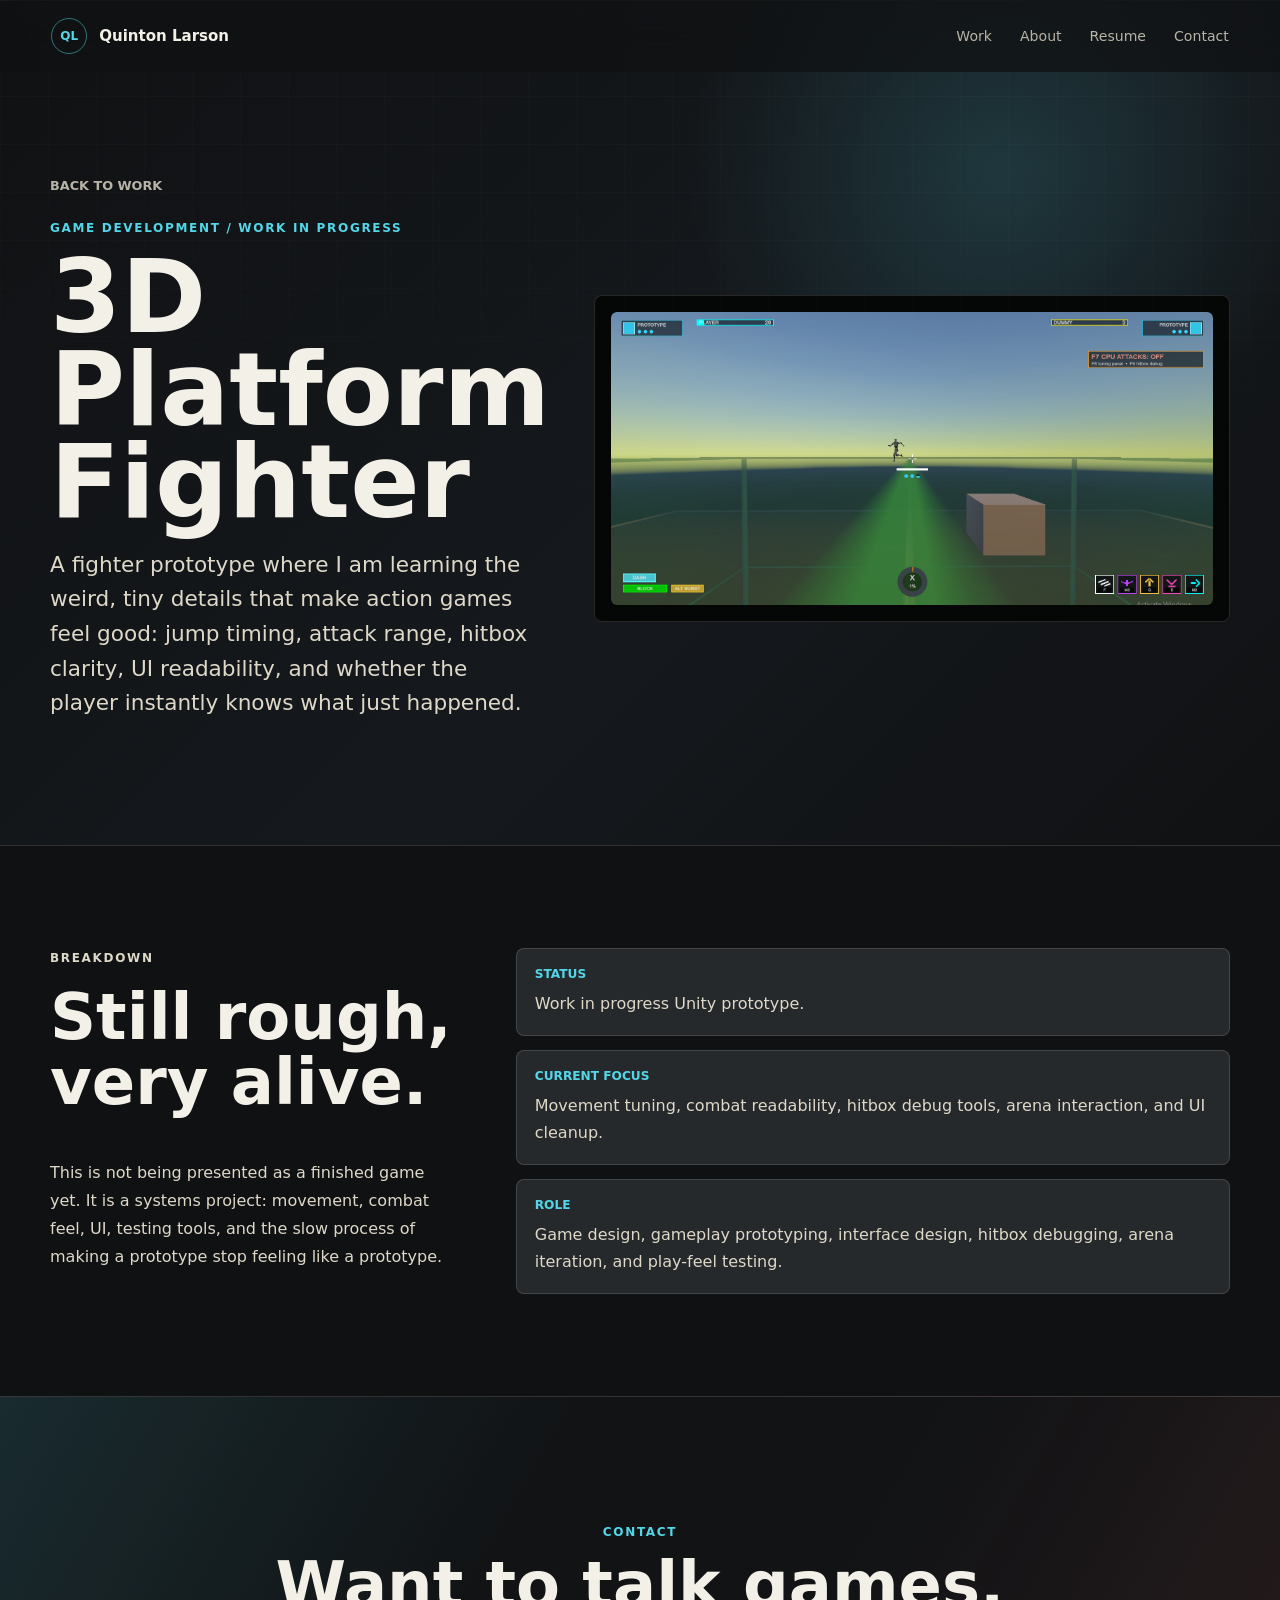
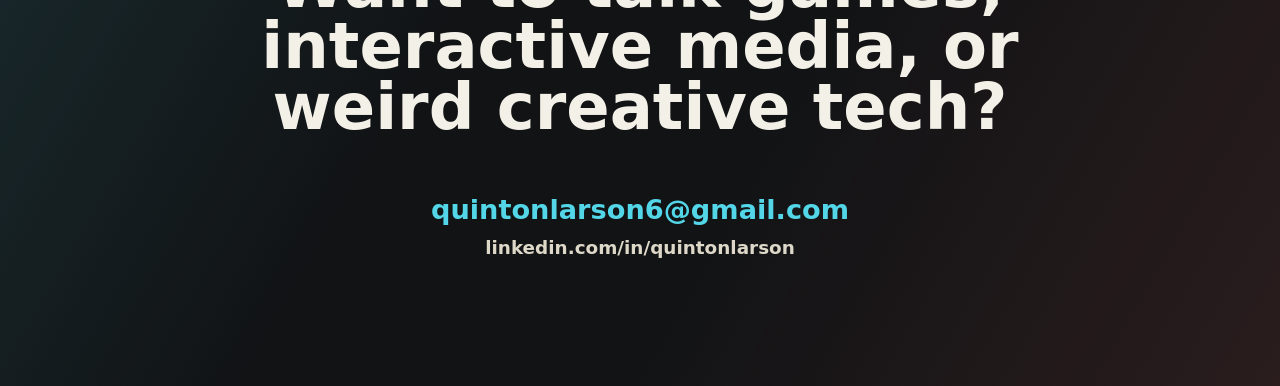
<file: platform-fighter.html>
<!doctype html>
<html lang="en">
  <head>
    <meta charset="utf-8" />
    <meta name="viewport" content="width=device-width, initial-scale=1" />
    <title>3D Platform Fighter | Quinton Larson</title>
    <meta
      name="description"
      content="A work-in-progress 3D platform fighter prototype by Quinton Larson, built around movement, combat feel, hitboxes, UI, and arena readability."
    />
    <meta name="theme-color" content="#101113" />
    <meta property="og:title" content="3D Platform Fighter | Quinton Larson" />
    <meta property="og:description" content="Movement, combat feel, UI, hitbox debugging, and arena iteration in a work-in-progress Unity fighter prototype." />
    <meta property="og:type" content="website" />
    <meta property="og:image" content="assets/platform-fighter-screenshot.png" />
    <link rel="stylesheet" href="styles.css" />
  </head>
  <body>
    <header class="site-header" data-header>
      <a class="brand" href="index.html#top" aria-label="Quinton Larson home">
        <span class="brand-mark">QL</span>
        <span>Quinton Larson</span>
      </a>
      <nav class="nav" aria-label="Primary navigation">
        <a href="index.html#work">Work</a>
        <a href="index.html#profile">About</a>
        <a href="assets/quinton-larson-resume.pdf" target="_blank" rel="noreferrer">Resume</a>
        <a href="index.html#contact">Contact</a>
      </nav>
    </header>

    <main id="top">
      <section class="case-page-hero section-band" aria-labelledby="platform-fighter-title">
        <div class="section-inner case-page-grid">
          <div>
            <a class="back-link" href="index.html#work">Back to work</a>
            <p class="eyebrow">Game Development / Work in Progress</p>
            <h1 id="platform-fighter-title">3D Platform Fighter</h1>
            <p class="hero-copy">
              A fighter prototype where I am learning the weird, tiny details that make action games feel good:
              jump timing, attack range, hitbox clarity, UI readability, and whether the player instantly knows
              what just happened.
            </p>
          </div>
          <div class="case-study-media">
            <img src="assets/platform-fighter-screenshot.png" alt="Work-in-progress 3D platform fighter prototype screenshot" />
          </div>
        </div>
      </section>

      <section class="section-band case-study-section" aria-labelledby="fighter-breakdown-title">
        <div class="section-inner case-study-grid">
          <div>
            <p class="eyebrow">Breakdown</p>
            <h2 id="fighter-breakdown-title">Still rough, very alive.</h2>
            <p>
              This is not being presented as a finished game yet. It is a systems project: movement, combat feel,
              UI, testing tools, and the slow process of making a prototype stop feeling like a prototype.
            </p>
          </div>
          <div class="detail-list case-page-details">
            <div>
              <span>Status</span>
              <p>Work in progress Unity prototype.</p>
            </div>
            <div>
              <span>Current Focus</span>
              <p>Movement tuning, combat readability, hitbox debug tools, arena interaction, and UI cleanup.</p>
            </div>
            <div>
              <span>Role</span>
              <p>Game design, gameplay prototyping, interface design, hitbox debugging, arena iteration, and play-feel testing.</p>
            </div>
          </div>
        </div>
      </section>

      <section class="contact-section" id="contact" aria-labelledby="contact-title">
        <div class="contact-inner">
          <p class="eyebrow">Contact</p>
          <h2 id="contact-title">Want to talk games, interactive media, or weird creative tech?</h2>
          <a class="contact-link" href="mailto:quintonlarson6@gmail.com">quintonlarson6@gmail.com</a>
          <a class="contact-link secondary" href="https://www.linkedin.com/in/quintonlarson/" target="_blank" rel="noreferrer">linkedin.com/in/quintonlarson</a>
        </div>
      </section>
    </main>

    <script src="script.js"></script>
  </body>
</html>
</file>
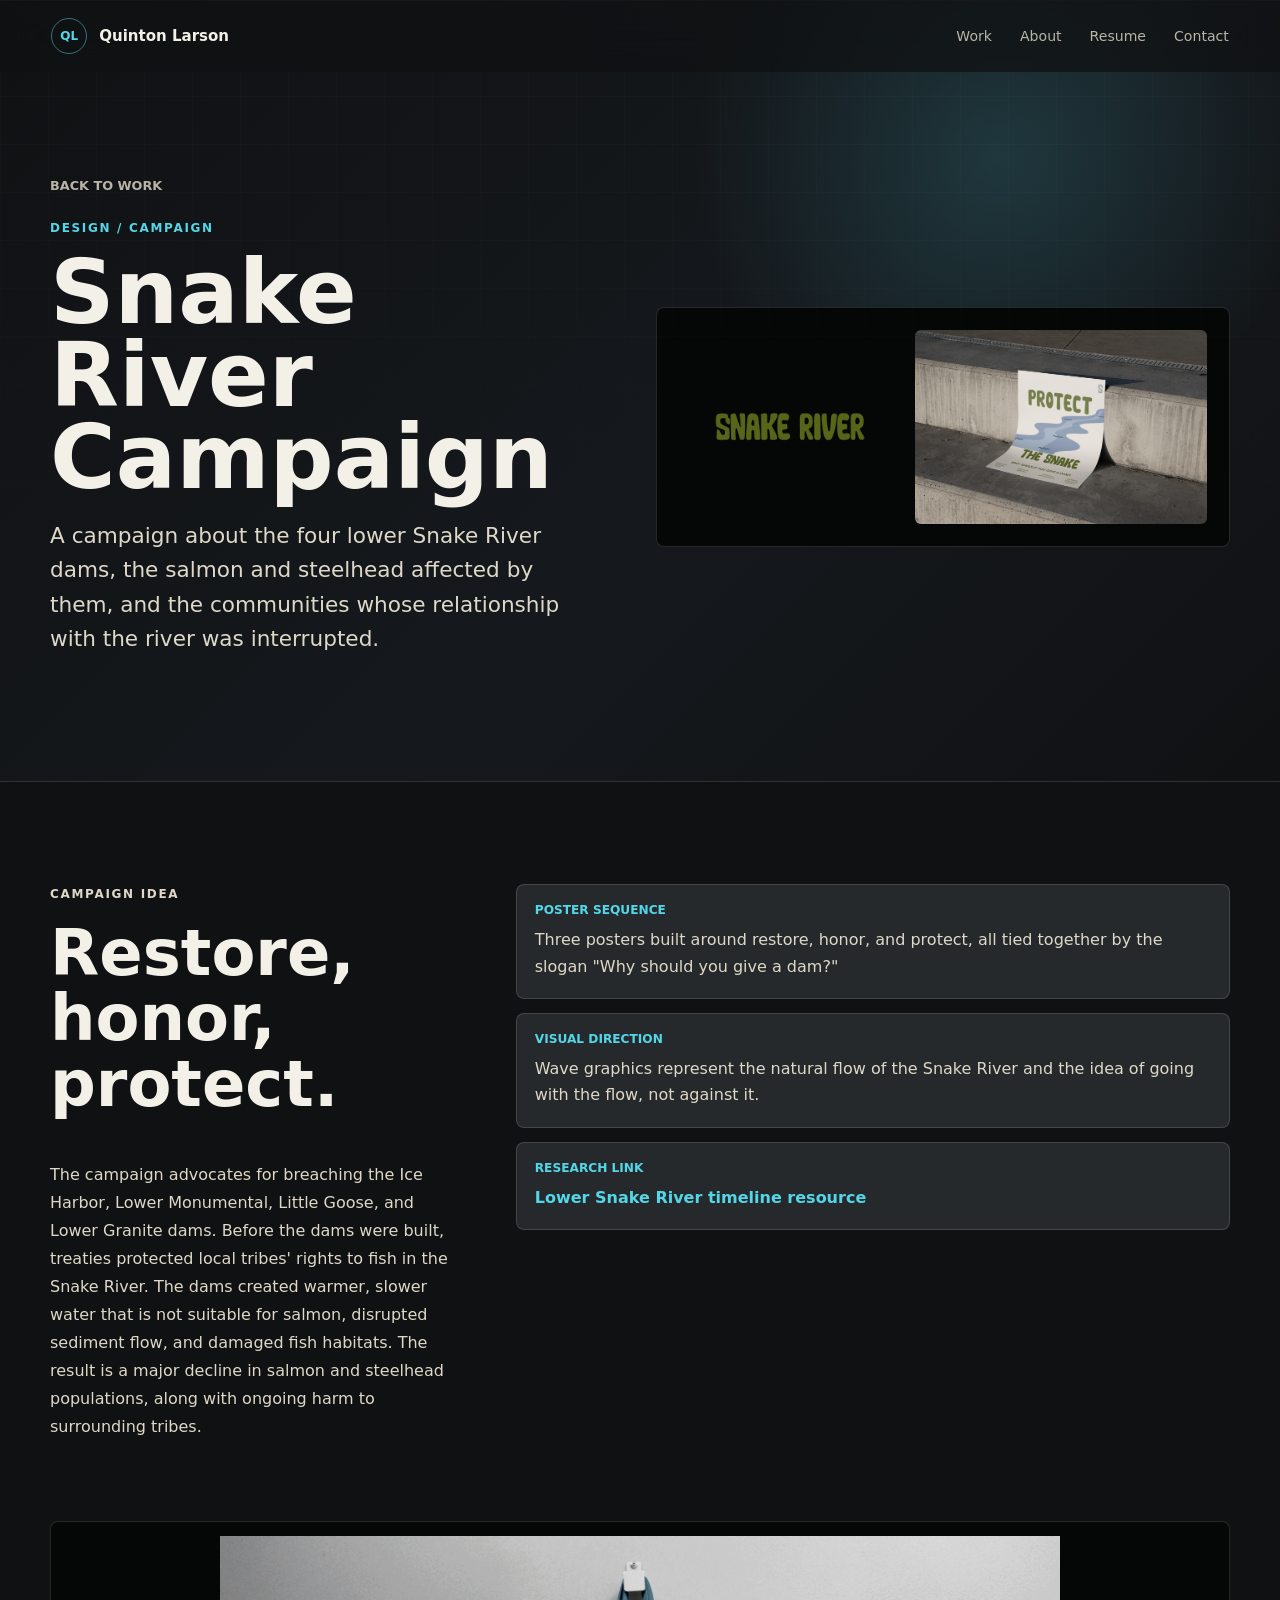
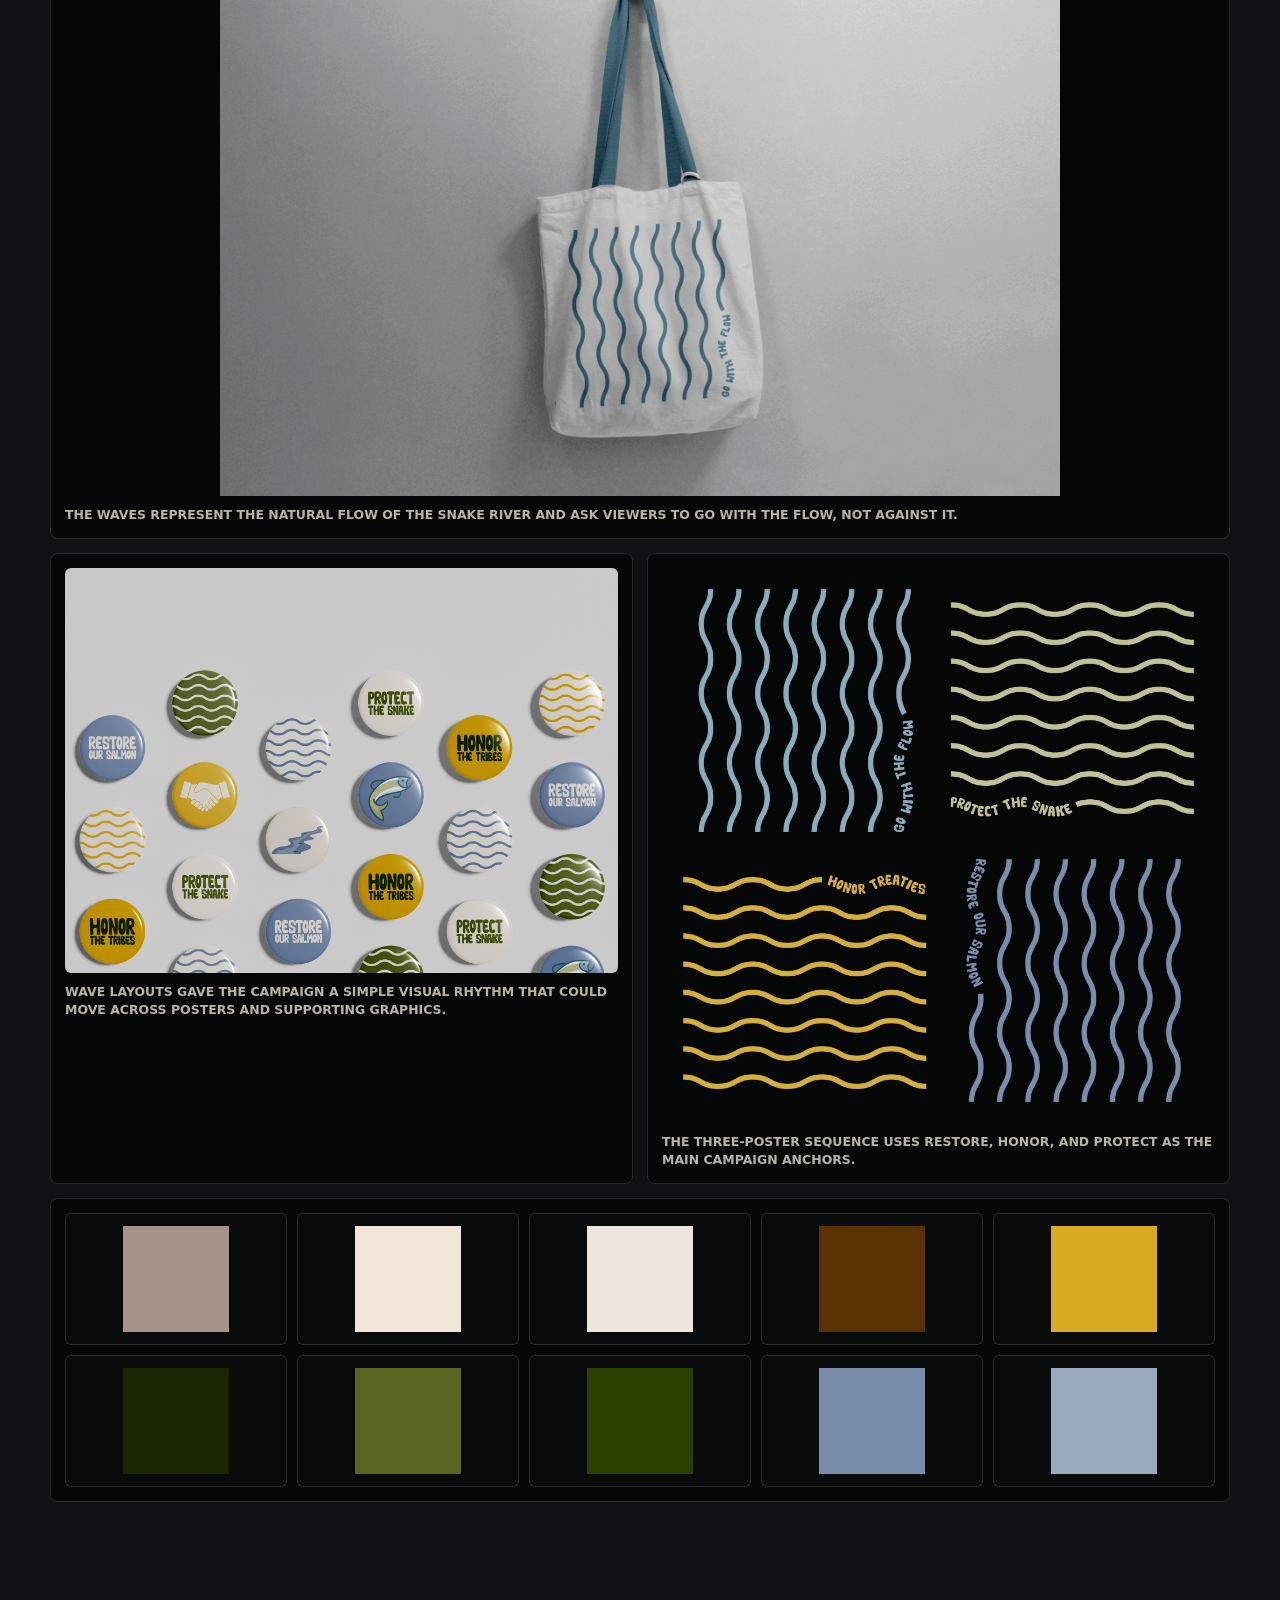
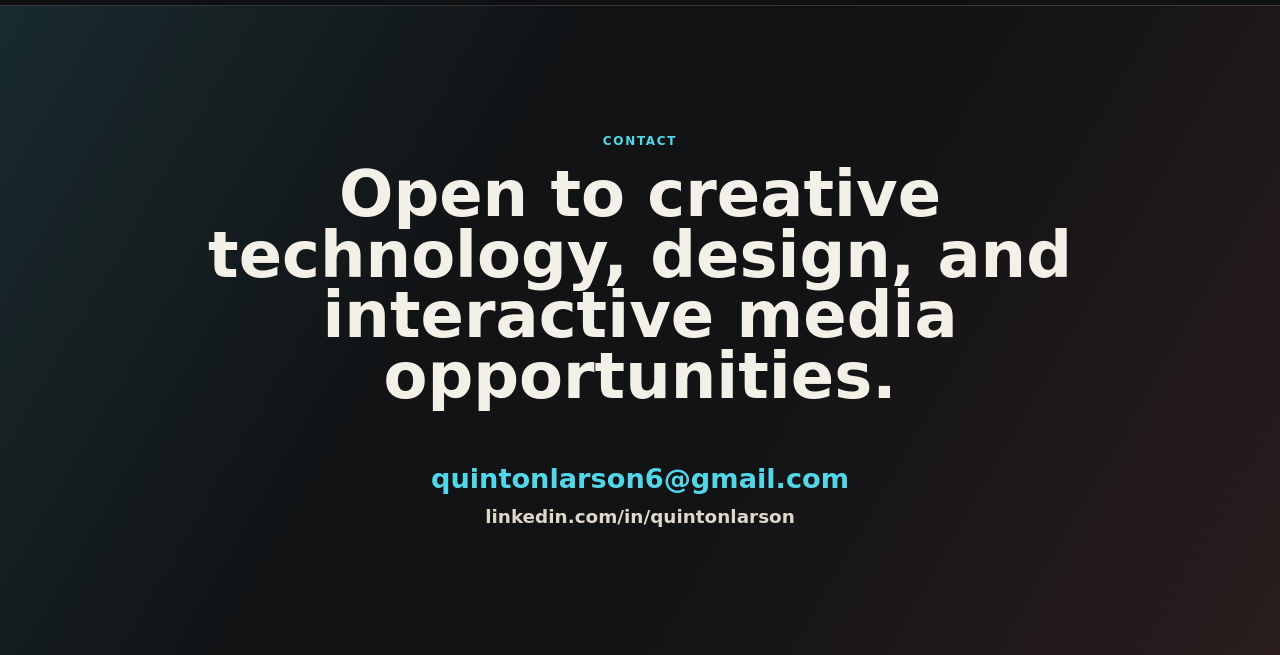
<file: snake-river.html>
<!doctype html>
<html lang="en">
  <head>
    <meta charset="utf-8" />
    <meta name="viewport" content="width=device-width, initial-scale=1" />
    <title>Snake River Campaign | Quinton Larson</title>
    <meta
      name="description"
      content="Snake River campaign case study by Quinton Larson, featuring poster design, campaign messaging, motion, color studies, and visual communication work."
    />
    <meta name="theme-color" content="#101113" />
    <meta property="og:title" content="Snake River Campaign | Quinton Larson" />
    <meta property="og:description" content="Campaign design work around the lower Snake River dams, salmon, wave graphics, poster sequences, and visual messaging." />
    <meta property="og:type" content="website" />
    <meta property="og:image" content="assets/snake-river-hero-wide.png" />
    <link rel="stylesheet" href="styles.css" />
  </head>
  <body>
    <header class="site-header" data-header>
      <a class="brand" href="index.html#top" aria-label="Quinton Larson home">
        <span class="brand-mark">QL</span>
        <span>Quinton Larson</span>
      </a>
      <nav class="nav" aria-label="Primary navigation">
        <a href="index.html#work">Work</a>
        <a href="index.html#profile">About</a>
        <a href="assets/quinton-larson-resume.pdf" target="_blank" rel="noreferrer">Resume</a>
        <a href="index.html#contact">Contact</a>
      </nav>
    </header>

    <main id="top">
      <section class="case-page-hero snake-page-hero section-band" aria-labelledby="snake-river-title">
        <div class="section-inner case-page-grid">
          <div>
            <a class="back-link" href="index.html#work">Back to work</a>
            <p class="eyebrow">Design / Campaign</p>
            <h1 id="snake-river-title">Snake River Campaign</h1>
            <p class="hero-copy">
              A campaign about the four lower Snake River dams, the salmon and steelhead affected by them, and
              the communities whose relationship with the river was interrupted.
            </p>
          </div>
          <div class="case-study-media split-media">
            <img src="assets/snake-river-hero-wide.png" alt="Snake River campaign title graphic" />
            <img src="assets/snake-river-poster-sequence.gif" alt="Animated Snake River poster sequence" />
          </div>
        </div>
      </section>

      <section class="section-band case-study-section" aria-labelledby="snake-river-breakdown-title">
        <div class="section-inner case-study-grid">
          <div>
            <p class="eyebrow">Campaign Idea</p>
            <h2 id="snake-river-breakdown-title">Restore, honor, protect.</h2>
            <p>
              The campaign advocates for breaching the Ice Harbor, Lower Monumental, Little Goose, and Lower Granite
              dams. Before the dams were built, treaties protected local tribes' rights to fish in the Snake River.
              The dams created warmer, slower water that is not suitable for salmon, disrupted sediment flow, and
              damaged fish habitats. The result is a major decline in salmon and steelhead populations, along with
              ongoing harm to surrounding tribes.
            </p>
          </div>
          <div class="detail-list case-page-details">
            <div>
              <span>Poster Sequence</span>
              <p>Three posters built around restore, honor, and protect, all tied together by the slogan "Why should you give a dam?"</p>
            </div>
            <div>
              <span>Visual Direction</span>
              <p>Wave graphics represent the natural flow of the Snake River and the idea of going with the flow, not against it.</p>
            </div>
            <div>
              <span>Research Link</span>
              <p><a href="https://www.columbiariverkeeper.org/wp-content/uploads/2025/05/2025-04-LSDR-timeline.pdf" target="_blank" rel="noreferrer">Lower Snake River timeline resource</a></p>
            </div>
          </div>

          <div class="campaign-gallery" aria-label="Additional Snake River campaign visuals">
            <figure class="campaign-feature">
              <img src="assets/snake-river-wave-motion.gif" alt="Animated wave graphic from the Snake River campaign" />
              <figcaption>The waves represent the natural flow of the Snake River and ask viewers to go with the flow, not against it.</figcaption>
            </figure>
            <figure>
              <img src="assets/snake-river-wave-layout.png" alt="Snake River campaign wave layout" />
              <figcaption>Wave layouts gave the campaign a simple visual rhythm that could move across posters and supporting graphics.</figcaption>
            </figure>
            <figure>
              <img src="assets/snake-river-process-layout.png" alt="Snake River campaign process and poster layout" />
              <figcaption>The three-poster sequence uses restore, honor, and protect as the main campaign anchors.</figcaption>
            </figure>
            <div class="campaign-mark-grid" aria-label="Campaign color and supporting mark set">
              <img src="assets/snake-river-color-01.png" alt="Snake River campaign color and mark study 1" />
              <img src="assets/snake-river-color-02.png" alt="Snake River campaign color and mark study 2" />
              <img src="assets/snake-river-color-03.png" alt="Snake River campaign color and mark study 3" />
              <img src="assets/snake-river-color-04.png" alt="Snake River campaign color and mark study 4" />
              <img src="assets/snake-river-color-05.png" alt="Snake River campaign color and mark study 5" />
              <img src="assets/snake-river-color-06.png" alt="Snake River campaign color and mark study 6" />
              <img src="assets/snake-river-color-07.png" alt="Snake River campaign color and mark study 7" />
              <img src="assets/snake-river-color-08.png" alt="Snake River campaign color and mark study 8" />
              <img src="assets/snake-river-color-09.png" alt="Snake River campaign color and mark study 9" />
              <img src="assets/snake-river-color-10.png" alt="Snake River campaign color and mark study 10" />
            </div>
          </div>
        </div>
      </section>

      <section class="contact-section" id="contact" aria-labelledby="contact-title">
        <div class="contact-inner">
          <p class="eyebrow">Contact</p>
          <h2 id="contact-title">Open to creative technology, design, and interactive media opportunities.</h2>
          <a class="contact-link" href="mailto:quintonlarson6@gmail.com">quintonlarson6@gmail.com</a>
          <a class="contact-link secondary" href="https://www.linkedin.com/in/quintonlarson/" target="_blank" rel="noreferrer">linkedin.com/in/quintonlarson</a>
        </div>
      </section>
    </main>

    <script src="script.js"></script>
  </body>
</html>
</file>
<file: styles.css>
:root {
  color-scheme: dark;
  --ink: #f3f0e8;
  --muted: #b8b4a7;
  --soft: #ded8c8;
  --bg: #101113;
  --panel: #181b1f;
  --line: rgba(243, 240, 232, 0.14);
  --cyan: #53d7e8;
  --red: #d45d54;
  --amber: #d6a24b;
  --green: #6fbf8f;
  --shadow: rgba(0, 0, 0, 0.42);
  font-family: Inter, ui-sans-serif, system-ui, -apple-system, BlinkMacSystemFont, "Segoe UI", sans-serif;
}

* {
  box-sizing: border-box;
}

html {
  scroll-behavior: smooth;
}

body {
  margin: 0;
  background: var(--bg);
  color: var(--ink);
}

body::before {
  content: "";
  position: fixed;
  inset: 0;
  pointer-events: none;
  background:
    linear-gradient(rgba(255, 255, 255, 0.025) 1px, transparent 1px),
    linear-gradient(90deg, rgba(255, 255, 255, 0.02) 1px, transparent 1px);
  background-size: 48px 48px;
  mask-image: linear-gradient(to bottom, black, transparent 72%);
  z-index: 10;
}

a {
  color: inherit;
  text-decoration: none;
}

img {
  display: block;
  max-width: 100%;
}

.site-header {
  position: fixed;
  top: 0;
  left: 0;
  right: 0;
  z-index: 20;
  display: flex;
  align-items: center;
  justify-content: space-between;
  gap: 24px;
  min-height: 72px;
  padding: 16px clamp(18px, 4vw, 56px);
  background: rgba(16, 17, 19, 0.72);
  border-bottom: 1px solid transparent;
  backdrop-filter: blur(18px);
  transition: border-color 180ms ease, background 180ms ease;
}

.site-header.is-scrolled {
  border-color: var(--line);
  background: rgba(16, 17, 19, 0.9);
}

.brand,
.nav {
  display: flex;
  align-items: center;
}

.brand {
  gap: 12px;
  color: var(--ink);
  font-size: 0.94rem;
  font-weight: 700;
}

.brand-mark {
  display: grid;
  place-items: center;
  width: 36px;
  height: 36px;
  border: 1px solid rgba(83, 215, 232, 0.5);
  border-radius: 50%;
  color: var(--cyan);
  font-size: 0.75rem;
}

.nav {
  gap: clamp(12px, 2.3vw, 28px);
  color: var(--muted);
  font-size: 0.88rem;
}

.nav a {
  transition: color 160ms ease;
}

.nav a:hover,
.nav a:focus-visible {
  color: var(--ink);
}

.hero {
  position: relative;
  min-height: 92vh;
  display: grid;
  grid-template-columns: minmax(0, 1fr);
  gap: clamp(28px, 5vw, 74px);
  align-items: end;
  padding: 120px clamp(18px, 5vw, 72px) 56px;
  overflow: hidden;
  background:
    radial-gradient(circle at 78% 24%, rgba(83, 215, 232, 0.16), transparent 25%),
    radial-gradient(circle at 18% 18%, rgba(214, 162, 75, 0.1), transparent 24%),
    linear-gradient(135deg, #101113, #171b1f 48%, #101113);
}

.hero-bg-image {
  position: absolute;
  inset: 0;
  width: 100%;
  height: 100%;
  object-fit: cover;
  object-position: 52% 18%;
  opacity: 0.34;
  filter: saturate(0.78) contrast(1.1);
  transform: scale(1.02);
}

.hero-overlay {
  position: absolute;
  inset: 0;
}

.hero-overlay {
  background:
    linear-gradient(90deg, rgba(16, 17, 19, 0.92), rgba(16, 17, 19, 0.68) 45%, rgba(16, 17, 19, 0.18)),
    linear-gradient(0deg, rgba(16, 17, 19, 0.88), transparent 62%),
    radial-gradient(circle at 76% 42%, rgba(83, 215, 232, 0.12), transparent 34%);
}

.hero-content {
  position: relative;
  z-index: 1;
  max-width: 860px;
}

.hero-portrait {
  position: relative;
  z-index: 1;
  align-self: center;
  justify-self: end;
  width: min(360px, 100%);
  aspect-ratio: 4 / 5;
  padding: 10px;
  border: 1px solid rgba(243, 240, 232, 0.16);
  border-radius: 8px;
  background:
    linear-gradient(145deg, rgba(243, 240, 232, 0.08), rgba(83, 215, 232, 0.07)),
    rgba(255, 255, 255, 0.02);
  box-shadow: 0 34px 90px rgba(0, 0, 0, 0.42);
}

.portrait-frame {
  display: grid;
  place-items: center;
  width: 100%;
  height: 100%;
  border-radius: 6px;
  background:
    linear-gradient(160deg, rgba(83, 215, 232, 0.12), transparent 35%),
    linear-gradient(340deg, rgba(212, 93, 84, 0.12), transparent 42%),
    #111315;
}

.portrait-frame img {
  width: 100%;
  height: 100%;
  object-fit: cover;
  object-position: 50% 45%;
  border-radius: 6px;
}

.eyebrow {
  margin: 0 0 16px;
  color: var(--cyan);
  font-size: 0.75rem;
  font-weight: 800;
  letter-spacing: 0.14em;
  text-transform: uppercase;
}

h1,
h2,
h3,
p {
  margin-top: 0;
}

h1 {
  margin-bottom: clamp(26px, 3vw, 38px);
  font-size: clamp(4.2rem, 13vw, 11.4rem);
  line-height: 0.9;
  letter-spacing: 0;
}

h2 {
  margin-bottom: 0;
  font-size: clamp(2rem, 5vw, 4.8rem);
  line-height: 0.95;
  letter-spacing: 0;
}

h3 {
  margin-bottom: 12px;
  font-size: clamp(1.22rem, 2vw, 1.65rem);
  line-height: 1.08;
}

.section-heading h2,
.contact-inner h2 {
  margin-bottom: clamp(18px, 2.5vw, 28px);
}

.hero-copy {
  max-width: 720px;
  color: var(--soft);
  font-size: clamp(1.05rem, 2vw, 1.35rem);
  line-height: 1.6;
}

.hero-actions {
  display: flex;
  flex-wrap: wrap;
  gap: 12px;
  margin-top: 30px;
}

.button {
  display: inline-flex;
  align-items: center;
  justify-content: center;
  min-height: 44px;
  padding: 0 18px;
  border-radius: 999px;
  font-size: 0.9rem;
  font-weight: 800;
  font-family: inherit;
  cursor: pointer;
  transition: transform 160ms ease, border-color 160ms ease, background 160ms ease;
}

.button:hover,
.button:focus-visible {
  transform: translateY(-2px);
}

.button.primary {
  background: var(--ink);
  color: var(--bg);
}

.button.ghost {
  border: 1px solid rgba(243, 240, 232, 0.34);
  background: transparent;
  color: var(--ink);
}

.copy-feedback {
  min-height: 20px;
  margin: 14px 0 0;
  color: var(--cyan);
  font-size: 0.86rem;
  font-weight: 800;
}

.hero-panel {
  position: absolute;
  right: clamp(18px, 5vw, 72px);
  bottom: 56px;
  z-index: 1;
  display: grid;
  gap: 6px;
  width: min(320px, calc(100vw - 36px));
  padding: 18px;
  border: 1px solid var(--line);
  background: rgba(16, 17, 19, 0.58);
  backdrop-filter: blur(20px);
}

.hero-panel span {
  color: var(--muted);
  font-size: 0.84rem;
}

.hero-panel strong {
  font-size: 1.08rem;
}

.section-band {
  border-top: 1px solid var(--line);
}

section[id] {
  scroll-margin-top: 96px;
}

.section-inner {
  width: min(1180px, calc(100% - 36px));
  margin: 0 auto;
  padding: clamp(56px, 8vw, 112px) 0;
}

.intro-grid,
.about-grid,
.profile-grid,
.archive-grid,
.skills-grid {
  display: grid;
  grid-template-columns: minmax(0, 0.85fr) minmax(280px, 1.15fr);
  gap: clamp(32px, 7vw, 88px);
  align-items: start;
}

.intro p,
.about-section p,
.archive-section p {
  color: var(--soft);
  line-height: 1.75;
}

.about-lede {
  max-width: 680px;
  margin-bottom: 0;
  color: var(--soft);
  font-size: clamp(1.18rem, 2.3vw, 1.55rem);
  font-weight: 500;
  line-height: 1.65;
}

.about-media {
  display: grid;
  place-items: center;
  padding: 18px;
  border: 1px solid var(--line);
  border-radius: 8px;
  background:
    linear-gradient(135deg, rgba(83, 215, 232, 0.09), transparent 42%),
    #050606;
}

.about-media video {
  width: 100%;
  max-height: 430px;
  object-fit: contain;
  border-radius: 6px;
  background: #050606;
}

.section-heading {
  display: grid;
  gap: 0;
  margin-bottom: 28px;
}

.section-heading h2 {
  max-width: 860px;
}

.section-heading p:not(.eyebrow) {
  max-width: 680px;
  margin: 0;
  color: var(--soft);
  line-height: 1.7;
}

.work-tabs {
  display: grid;
  grid-template-columns: repeat(4, minmax(0, 1fr));
  gap: 8px;
  margin: 0 0 28px;
  padding: 6px;
  border: 1px solid var(--line);
  border-radius: 8px;
  background: rgba(255, 255, 255, 0.03);
}

.work-tab {
  min-height: 44px;
  border: 1px solid transparent;
  border-radius: 6px;
  background: transparent;
  color: var(--muted);
  cursor: pointer;
  font: inherit;
  font-size: 0.84rem;
  font-weight: 900;
  text-transform: uppercase;
  transition: background 160ms ease, border-color 160ms ease, color 160ms ease;
}

.work-tab:hover,
.work-tab:focus-visible {
  border-color: rgba(83, 215, 232, 0.38);
  color: var(--ink);
}

.work-tab.is-active {
  border-color: rgba(83, 215, 232, 0.68);
  background: rgba(83, 215, 232, 0.12);
  color: var(--ink);
}

.project-grid {
  display: grid;
  grid-template-columns: repeat(3, minmax(0, 1fr));
  gap: 16px;
}

.category-stack {
  display: grid;
  gap: clamp(42px, 7vw, 80px);
}

.work-category {
  display: grid;
  gap: 18px;
}

.work-category[hidden] {
  display: none;
}

.category-heading {
  display: grid;
  grid-template-columns: minmax(180px, 0.34fr) minmax(0, 1fr);
  gap: 18px;
  align-items: end;
  padding-top: 26px;
  border-top: 1px solid var(--line);
}

.category-heading .eyebrow {
  margin-bottom: 4px;
}

.category-heading h3 {
  margin: 0;
  max-width: 760px;
  font-size: clamp(1.45rem, 3vw, 2.65rem);
}

.category-grid {
  align-items: stretch;
}

.category-grid.two-up {
  grid-template-columns: repeat(2, minmax(0, 1fr));
}

.category-grid.four-up {
  grid-template-columns: repeat(4, minmax(0, 1fr));
}

.category-grid.one-up {
  grid-template-columns: minmax(0, 1fr);
}

.category-grid.one-up .project-card.feature {
  grid-column: 1;
}

.project-card {
  display: flex;
  min-height: 100%;
  flex-direction: column;
  overflow: hidden;
  border: 1px solid var(--line);
  border-radius: 8px;
  background: color-mix(in srgb, var(--panel) 94%, white 6%);
  box-shadow: 0 28px 80px var(--shadow);
}

.project-card.is-hidden {
  display: none;
}

.project-card.feature {
  grid-column: span 2;
}

.project-visual {
  position: relative;
  min-height: 220px;
  overflow: hidden;
  background: #16181b;
  isolation: isolate;
}

.project-visual.real-media {
  display: grid;
  place-items: center;
  padding: 24px;
  background:
    linear-gradient(135deg, rgba(111, 191, 143, 0.11), transparent 42%),
    #050606;
}

.project-visual.real-media img {
  width: 100%;
  height: 100%;
  max-height: 260px;
  object-fit: contain;
  filter: drop-shadow(0 22px 28px rgba(0, 0, 0, 0.42));
}

.project-visual.game-media {
  padding: 16px;
}

.project-visual.album-media {
  padding: 16px;
}

.project-visual.game-media img {
  max-height: 430px;
  object-fit: contain;
  border-radius: 6px;
  filter: none;
}

.project-visual.album-media img {
  max-height: 330px;
  object-fit: contain;
  border-radius: 6px;
  filter: none;
}

.project-visual.real-media video {
  width: 100%;
  height: 100%;
  min-height: 230px;
  max-height: 330px;
  object-fit: contain;
  border-radius: 6px;
  background: #050606;
}

.project-visual.touch-reel {
  gap: 10px;
  align-content: center;
  padding: 18px;
}

.touch-reel .touch-main {
  min-height: 176px;
  max-height: 230px;
}

.touch-mini-grid {
  display: grid;
  width: 100%;
}

.touch-mini-grid video {
  min-height: 116px;
  max-height: 150px;
}

.project-visual::before,
.project-visual::after,
.project-visual span {
  content: "";
  position: absolute;
  display: block;
}

.visual-blooms {
  background:
    radial-gradient(circle at 24% 32%, rgba(83, 215, 232, 0.8), transparent 18%),
    radial-gradient(circle at 70% 60%, rgba(214, 162, 75, 0.72), transparent 22%),
    linear-gradient(135deg, #111315, #1e2323 58%, #211b18);
}

.visual-blooms::before {
  inset: 22% 16%;
  border: 1px solid rgba(243, 240, 232, 0.24);
  transform: rotate(-7deg);
}

.visual-blooms span:nth-child(1) {
  inset: auto 18% 20% auto;
  width: 42%;
  height: 10px;
  background: var(--cyan);
  filter: blur(10px);
}

.visual-blooms span:nth-child(2) {
  left: 12%;
  bottom: 18%;
  width: 28%;
  height: 28%;
  border: 1px solid rgba(111, 191, 143, 0.7);
}

.visual-blooms span:nth-child(3) {
  right: 14%;
  top: 18%;
  width: 12px;
  height: 64%;
  background: rgba(212, 93, 84, 0.72);
}

.visual-fighter {
  background: linear-gradient(145deg, #151719, #293538 48%, #241d1c);
}

.visual-fighter::before {
  width: 66%;
  height: 42%;
  left: 17%;
  bottom: 18%;
  border: 1px solid rgba(243, 240, 232, 0.24);
  transform: perspective(320px) rotateX(58deg);
}

.visual-fighter span {
  width: 42px;
  height: 42px;
  border-radius: 50%;
}

.visual-fighter span:nth-child(1) {
  left: 28%;
  bottom: 48%;
  background: var(--red);
}

.visual-fighter span:nth-child(2) {
  right: 28%;
  bottom: 38%;
  background: var(--cyan);
}

.visual-fighter span:nth-child(3) {
  left: 44%;
  bottom: 30%;
  width: 96px;
  height: 8px;
  background: rgba(243, 240, 232, 0.48);
}

.visual-eye {
  background: radial-gradient(circle at center, #344147 0 16%, #111315 48%, #17191d 100%);
}

.visual-eye::before {
  inset: 21% 14%;
  border-radius: 50%;
  border: 2px solid rgba(83, 215, 232, 0.52);
}

.visual-eye span:nth-child(1) {
  inset: 33% 32%;
  border-radius: 50%;
  background: var(--amber);
}

.visual-eye span:nth-child(2) {
  inset: 41% 43%;
  border-radius: 50%;
  background: #111315;
}

.visual-eye span:nth-child(3) {
  left: 12%;
  right: 12%;
  top: 50%;
  height: 1px;
  background: rgba(243, 240, 232, 0.4);
}

.visual-water {
  background:
    radial-gradient(circle at 46% 36%, rgba(243, 240, 232, 0.75), transparent 12%),
    linear-gradient(180deg, #182226, #122f35 60%, #0f1516);
}

.visual-water::before {
  left: 16%;
  right: 16%;
  bottom: 30%;
  height: 18%;
  border-top: 1px solid rgba(83, 215, 232, 0.78);
  border-bottom: 1px solid rgba(83, 215, 232, 0.28);
  transform: skewY(-5deg);
}

.visual-water span:nth-child(1) {
  left: 44%;
  top: 22%;
  width: 26px;
  height: 86px;
  border-radius: 999px;
  background: rgba(243, 240, 232, 0.86);
  transform: rotate(-15deg);
}

.visual-water span:nth-child(2) {
  left: 48%;
  top: 24%;
  width: 52px;
  height: 22px;
  border-radius: 999px;
  background: rgba(243, 240, 232, 0.76);
  transform: rotate(25deg);
}

.visual-water span:nth-child(3) {
  inset: auto 12% 22%;
  height: 22px;
  background: rgba(83, 215, 232, 0.18);
  filter: blur(8px);
}

.visual-sim {
  background: linear-gradient(140deg, #151515, #25231d 54%, #32211d);
}

.visual-sim span {
  width: 48px;
  height: 48px;
  background: rgba(214, 162, 75, 0.86);
  box-shadow: 0 18px 42px rgba(0, 0, 0, 0.25);
}

.visual-sim span:nth-child(1) {
  left: 24%;
  top: 22%;
  transform: rotate(12deg);
}

.visual-sim span:nth-child(2) {
  left: 46%;
  top: 42%;
  background: rgba(83, 215, 232, 0.62);
  transform: rotate(-22deg);
}

.visual-sim span:nth-child(3) {
  right: 18%;
  top: 30%;
  background: rgba(212, 93, 84, 0.7);
  transform: rotate(34deg);
}

.visual-album {
  background: linear-gradient(140deg, #121315, #1a2227 48%, #2b1716);
}

.visual-album::before {
  inset: 17% 24%;
  border: 1px solid rgba(243, 240, 232, 0.3);
  background: linear-gradient(160deg, rgba(83, 215, 232, 0.2), rgba(212, 93, 84, 0.25));
}

.visual-album span:nth-child(1) {
  left: 31%;
  right: 31%;
  top: 29%;
  height: 2px;
  background: var(--ink);
}

.visual-album span:nth-child(2) {
  left: 31%;
  right: 39%;
  bottom: 34%;
  height: 2px;
  background: var(--amber);
}

.visual-album span:nth-child(3) {
  right: 28%;
  top: 22%;
  width: 18px;
  height: 18px;
  background: var(--red);
}

.visual-river {
  background: linear-gradient(135deg, #16191a, #203133 48%, #182418);
}

.visual-river::before {
  left: -10%;
  top: 28%;
  width: 120%;
  height: 24%;
  border-top: 2px solid rgba(83, 215, 232, 0.74);
  border-bottom: 1px solid rgba(83, 215, 232, 0.34);
  transform: rotate(-12deg);
}

.visual-river span:nth-child(1) {
  inset: 19% auto auto 16%;
  width: 82px;
  height: 82px;
  border: 1px solid rgba(111, 191, 143, 0.62);
}

.visual-river span:nth-child(2) {
  right: 14%;
  bottom: 18%;
  width: 34%;
  height: 1px;
  background: var(--ink);
}

.visual-river span:nth-child(3) {
  right: 18%;
  bottom: 27%;
  width: 22%;
  height: 1px;
  background: var(--amber);
}

.visual-holo {
  background: radial-gradient(circle at 50% 44%, rgba(83, 215, 232, 0.48), transparent 25%), #111315;
}

.visual-holo::before {
  left: 30%;
  right: 30%;
  top: 14%;
  bottom: 18%;
  border: 1px solid rgba(243, 240, 232, 0.22);
  transform: perspective(320px) rotateX(18deg);
}

.visual-holo span:nth-child(1) {
  left: 23%;
  top: 34%;
  width: 12px;
  height: 12px;
  border-radius: 50%;
  background: var(--cyan);
  box-shadow: 58px 20px 0 rgba(214, 162, 75, 0.9), 126px -16px 0 rgba(212, 93, 84, 0.9);
}

.visual-holo span:nth-child(2) {
  left: 20%;
  right: 20%;
  bottom: 24%;
  height: 1px;
  background: rgba(83, 215, 232, 0.56);
}

.visual-holo span:nth-child(3) {
  left: 40%;
  top: 21%;
  width: 20%;
  height: 64%;
  background: rgba(83, 215, 232, 0.09);
  filter: blur(14px);
}

.project-body {
  display: flex;
  flex: 1;
  flex-direction: column;
  padding: 22px;
}

.project-meta,
.project-tags {
  font-size: 0.78rem;
  font-weight: 800;
}

.project-meta {
  display: flex;
  flex-wrap: wrap;
  gap: 8px;
  margin-bottom: 18px;
  color: var(--muted);
  text-transform: uppercase;
}

.project-body p {
  color: var(--soft);
  line-height: 1.65;
}

.project-supporting-image {
  margin: 4px 0 18px;
}

.project-supporting-image img {
  width: 100%;
  aspect-ratio: 16 / 9;
  object-fit: cover;
  border: 1px solid var(--line);
  border-radius: 6px;
}

.project-supporting-image figcaption {
  margin-top: 8px;
  color: var(--muted);
  font-size: 0.76rem;
  font-weight: 800;
  text-transform: uppercase;
}

.project-tags {
  display: flex;
  flex-wrap: wrap;
  gap: 8px;
  padding: 0;
  margin: auto 0 0;
  list-style: none;
}

.project-tags li {
  padding: 7px 9px;
  border: 1px solid var(--line);
  border-radius: 999px;
  color: var(--muted);
}

.project-links {
  display: flex;
  flex-wrap: wrap;
  gap: 10px;
  margin: 18px 0 0;
}

.project-links a {
  display: inline-flex;
  align-items: center;
  min-height: 34px;
  padding: 0 11px;
  border: 1px solid rgba(83, 215, 232, 0.42);
  border-radius: 999px;
  color: var(--cyan);
  font-size: 0.78rem;
  font-weight: 900;
  text-transform: uppercase;
  transition: background 160ms ease, transform 160ms ease;
}

.project-links a:hover,
.project-links a:focus-visible {
  background: rgba(83, 215, 232, 0.1);
  transform: translateY(-1px);
}

.case-study-section {
  background: #101113;
}

.case-page-hero {
  padding-top: 72px;
  background:
    radial-gradient(circle at 78% 20%, rgba(83, 215, 232, 0.16), transparent 26%),
    linear-gradient(135deg, #101113, #15191d 58%, #101113);
}

.case-page-grid {
  display: grid;
  grid-template-columns: minmax(280px, 0.86fr) minmax(0, 1.14fr);
  gap: clamp(28px, 5vw, 64px);
  align-items: center;
}

.case-page-hero h1 {
  margin-bottom: 20px;
  font-size: clamp(3.3rem, 8vw, 8.2rem);
  line-height: 0.9;
}

.snake-page-hero .case-page-grid {
  grid-template-columns: minmax(520px, 0.96fr) minmax(0, 1.04fr);
  gap: clamp(34px, 6vw, 82px);
}

.snake-page-hero h1 {
  max-width: 640px;
  font-size: clamp(3.3rem, 7vw, 7.35rem);
  line-height: 0.92;
}

.snake-page-hero .case-study-media {
  padding: clamp(14px, 2vw, 22px);
}

.snake-page-hero .split-media {
  grid-template-columns: minmax(0, 0.76fr) minmax(0, 1fr);
}

.snake-page-hero .case-study-media img:first-child {
  padding: 18px;
}

.back-link {
  display: inline-flex;
  margin-bottom: 28px;
  color: var(--muted);
  font-size: 0.8rem;
  font-weight: 900;
  text-transform: uppercase;
  transition: color 160ms ease, transform 160ms ease;
}

.back-link:hover,
.back-link:focus-visible {
  color: var(--cyan);
  transform: translateX(-3px);
}

.case-study-grid {
  display: grid;
  grid-template-columns: minmax(280px, 0.72fr) minmax(0, 1.28fr);
  gap: clamp(28px, 5vw, 64px);
  align-items: start;
}

.case-study-grid > div:first-child p {
  color: var(--soft);
  line-height: 1.75;
}

.case-study-grid > div:first-child h2 {
  margin-bottom: clamp(28px, 3.4vw, 44px);
  line-height: 1.02;
}

.case-study-media {
  display: grid;
  gap: 14px;
  padding: 16px;
  border: 1px solid var(--line);
  border-radius: 8px;
  background: #050606;
}

.case-study-media img {
  width: 100%;
  max-height: 560px;
  object-fit: contain;
  border-radius: 6px;
}

.split-media {
  grid-template-columns: minmax(0, 0.65fr) minmax(0, 1fr);
  align-items: center;
}

.campaign-gallery {
  grid-column: 1 / -1;
  display: grid;
  grid-template-columns: repeat(2, minmax(0, 1fr));
  gap: 14px;
}

.campaign-gallery figure,
.campaign-mark-grid {
  margin: 0;
  padding: 14px;
  border: 1px solid var(--line);
  border-radius: 8px;
  background: #050606;
}

.campaign-feature {
  grid-column: 1 / -1;
}

.campaign-gallery img {
  width: 100%;
  max-height: 560px;
  object-fit: contain;
  border-radius: 6px;
}

.campaign-gallery figcaption {
  margin-top: 10px;
  color: var(--muted);
  font-size: 0.78rem;
  font-weight: 800;
  line-height: 1.45;
  text-transform: uppercase;
}

.campaign-mark-grid {
  display: grid;
  grid-template-columns: repeat(5, minmax(0, 1fr));
  gap: 10px;
  align-items: center;
  grid-column: 1 / -1;
}

.campaign-mark-grid img {
  max-height: 132px;
  padding: 12px;
  background: rgba(255, 255, 255, 0.02);
  border: 1px solid var(--line);
}

.detail-list {
  grid-column: 1 / -1;
  display: grid;
  grid-template-columns: repeat(3, minmax(0, 1fr));
  gap: 14px;
}

.detail-list div {
  padding: 18px;
  border: 1px solid var(--line);
  border-radius: 8px;
  background: color-mix(in srgb, var(--panel) 94%, white 6%);
}

.detail-list span {
  display: block;
  margin-bottom: 10px;
  color: var(--cyan);
  font-size: 0.76rem;
  font-weight: 900;
  text-transform: uppercase;
}

.detail-list p {
  margin: 0;
  color: var(--soft);
  line-height: 1.65;
}

.case-page-details {
  grid-column: auto;
  grid-template-columns: 1fr;
}

.detail-list a {
  color: var(--cyan);
  font-weight: 800;
}

.skill-cloud {
  display: grid;
  grid-template-columns: repeat(4, minmax(0, 1fr));
  gap: 10px;
}

.skill-cloud span {
  --chip-accent: var(--cyan);
  display: inline-flex;
  align-items: center;
  justify-content: center;
  min-height: 44px;
  padding: 10px 12px;
  border: 1px solid var(--line);
  border-radius: 999px;
  background: rgba(255, 255, 255, 0.03);
  color: var(--soft);
  font-size: 0.9rem;
  font-weight: 700;
  text-align: center;
  cursor: default;
  transition: transform 160ms ease, border-color 160ms ease, background 160ms ease, color 160ms ease, box-shadow 160ms ease;
}

.skill-cloud span:nth-child(4n + 2) {
  --chip-accent: var(--amber);
}

.skill-cloud span:nth-child(4n + 3) {
  --chip-accent: var(--green);
}

.skill-cloud span:nth-child(4n + 4) {
  --chip-accent: var(--red);
}

.skill-cloud span:hover,
.skill-cloud span:focus-visible {
  border-color: color-mix(in srgb, var(--chip-accent) 74%, white 8%);
  background:
    linear-gradient(135deg, color-mix(in srgb, var(--chip-accent) 18%, transparent), transparent 70%),
    rgba(255, 255, 255, 0.05);
  color: var(--ink);
  box-shadow: 0 10px 24px rgba(0, 0, 0, 0.22);
  transform: translateY(-3px) rotate(-1deg);
}

.skill-cloud span:nth-child(even):hover,
.skill-cloud span:nth-child(even):focus-visible {
  transform: translateY(-3px) rotate(1deg);
}

.contact-section {
  border-top: 1px solid var(--line);
  background:
    linear-gradient(120deg, rgba(83, 215, 232, 0.12), transparent 36%),
    linear-gradient(300deg, rgba(212, 93, 84, 0.13), transparent 42%),
    #111315;
}

.contact-inner {
  width: min(980px, calc(100% - 36px));
  margin: 0 auto;
  padding: clamp(72px, 10vw, 130px) 0;
  text-align: center;
}

.contact-link {
  display: inline-flex;
  margin-top: 28px;
  color: var(--cyan);
  font-size: clamp(1.05rem, 3vw, 1.7rem);
  font-weight: 900;
  overflow-wrap: anywhere;
}

.contact-link.secondary {
  display: flex;
  justify-content: center;
  margin-top: 12px;
  color: var(--soft);
  font-size: clamp(0.95rem, 2vw, 1.15rem);
}

@media (max-width: 980px) {
  .hero {
    min-height: 94vh;
    grid-template-columns: 1fr;
  }

  .hero-portrait {
    justify-self: start;
    width: min(320px, 82vw);
  }

  .hero-panel {
    position: relative;
    right: auto;
    bottom: auto;
    margin-top: 34px;
  }

  .intro-grid,
  .about-grid,
  .profile-grid,
  .archive-grid,
  .skills-grid,
  .snake-page-hero .case-page-grid,
  .case-page-grid {
    grid-template-columns: 1fr;
  }

  .project-grid {
    grid-template-columns: repeat(2, minmax(0, 1fr));
  }

  .project-card.feature {
    grid-column: span 2;
  }

  .category-grid.one-up .project-card.feature {
    grid-column: 1;
  }
}

@media (max-width: 680px) {
  .site-header {
    position: sticky;
    min-height: auto;
    align-items: flex-start;
    flex-direction: column;
    padding: 14px 18px;
  }

  .nav {
    width: 100%;
    justify-content: space-between;
    gap: 8px;
    font-size: 0.8rem;
  }

  .hero {
    padding: 74px 18px 34px;
  }

  .hero-bg-image {
    object-position: 56% 18%;
    opacity: 0.28;
  }

  .hero-overlay {
    background:
      linear-gradient(90deg, rgba(16, 17, 19, 0.96), rgba(16, 17, 19, 0.6)),
      linear-gradient(0deg, rgba(16, 17, 19, 0.97), transparent 62%);
  }

  h1 {
    font-size: clamp(4rem, 22vw, 6.4rem);
  }

  .project-grid {
    grid-template-columns: 1fr;
  }

  .category-heading,
  .category-grid.four-up,
  .category-grid.two-up,
  .work-tabs,
  .campaign-gallery,
  .campaign-mark-grid {
    grid-template-columns: 1fr;
  }

  .case-study-grid,
  .detail-list,
  .case-page-details,
  .snake-page-hero .split-media,
  .split-media {
    grid-template-columns: 1fr;
  }

  .skill-cloud {
    grid-template-columns: repeat(2, minmax(0, 1fr));
  }

  .campaign-mark-grid {
    grid-template-columns: repeat(2, minmax(0, 1fr));
  }

  .project-card.feature {
    grid-column: span 1;
  }

  .project-visual {
    min-height: 190px;
  }

}
</file>
